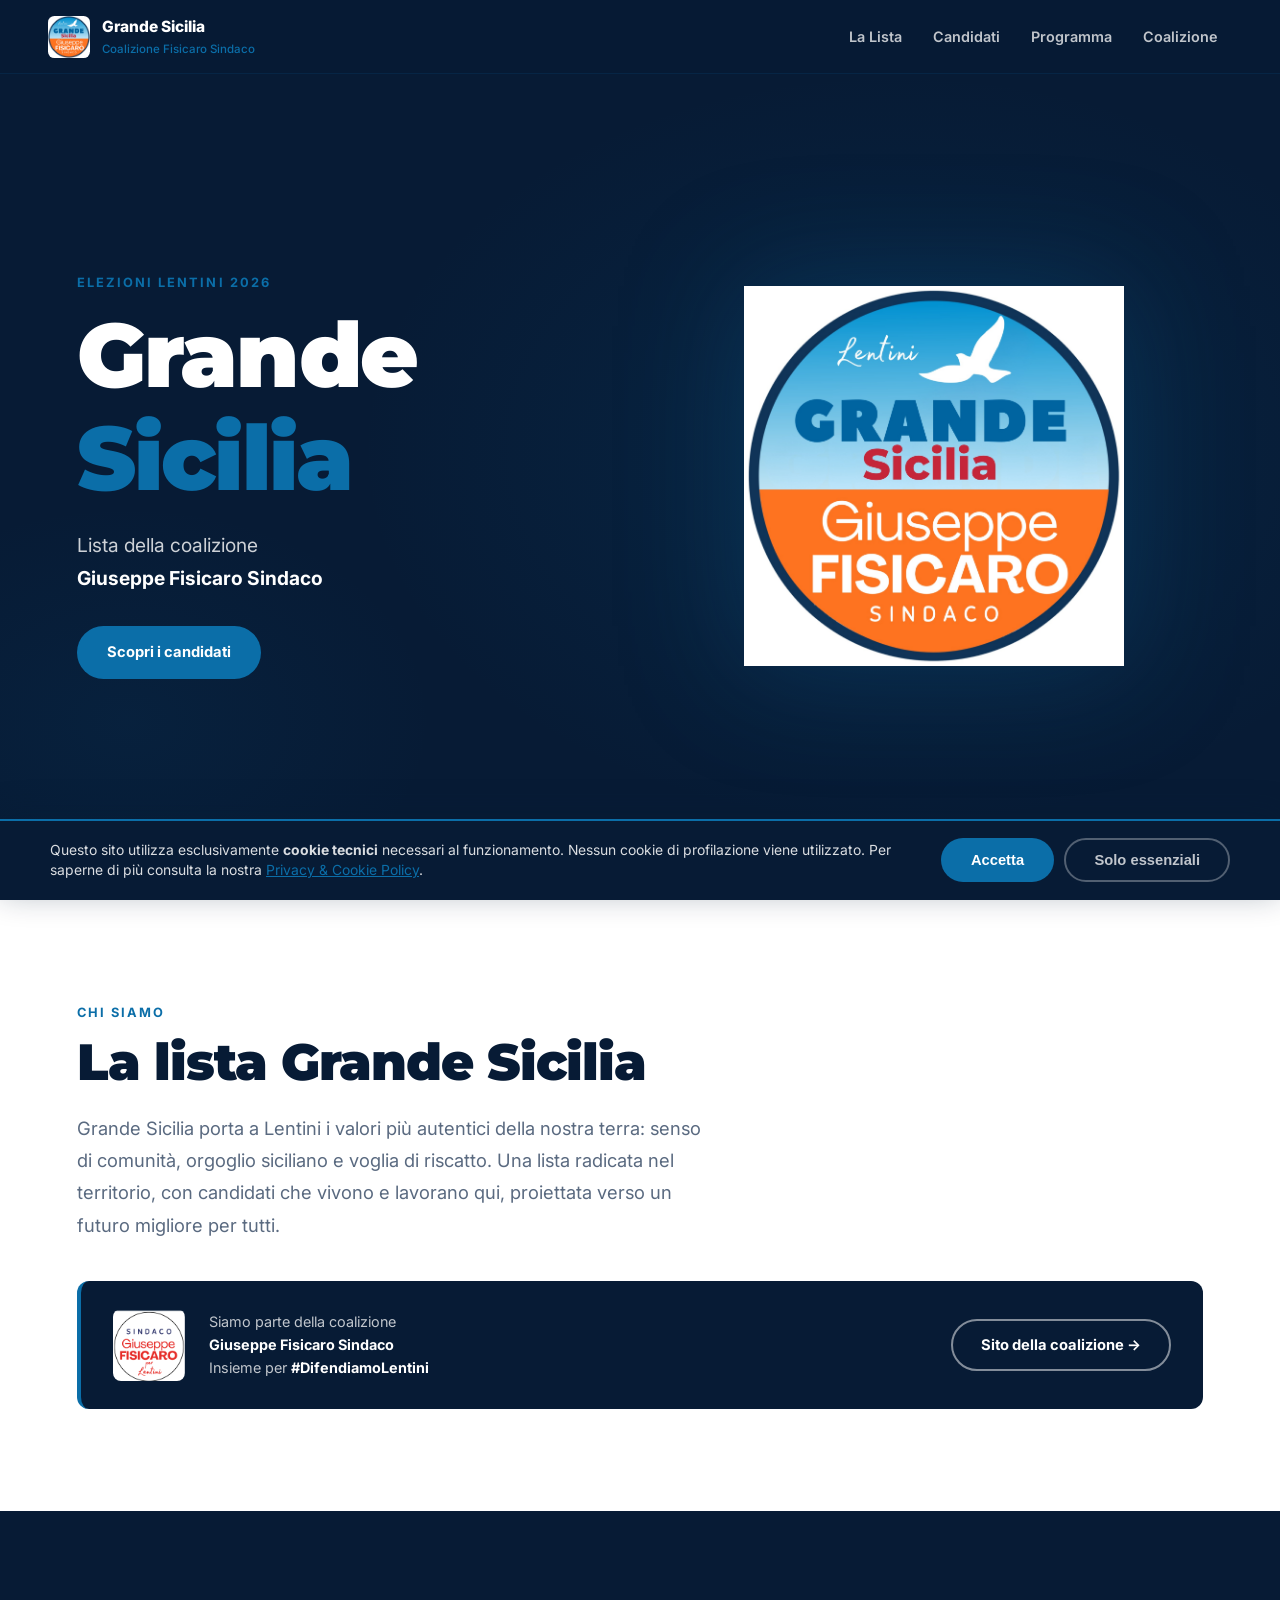
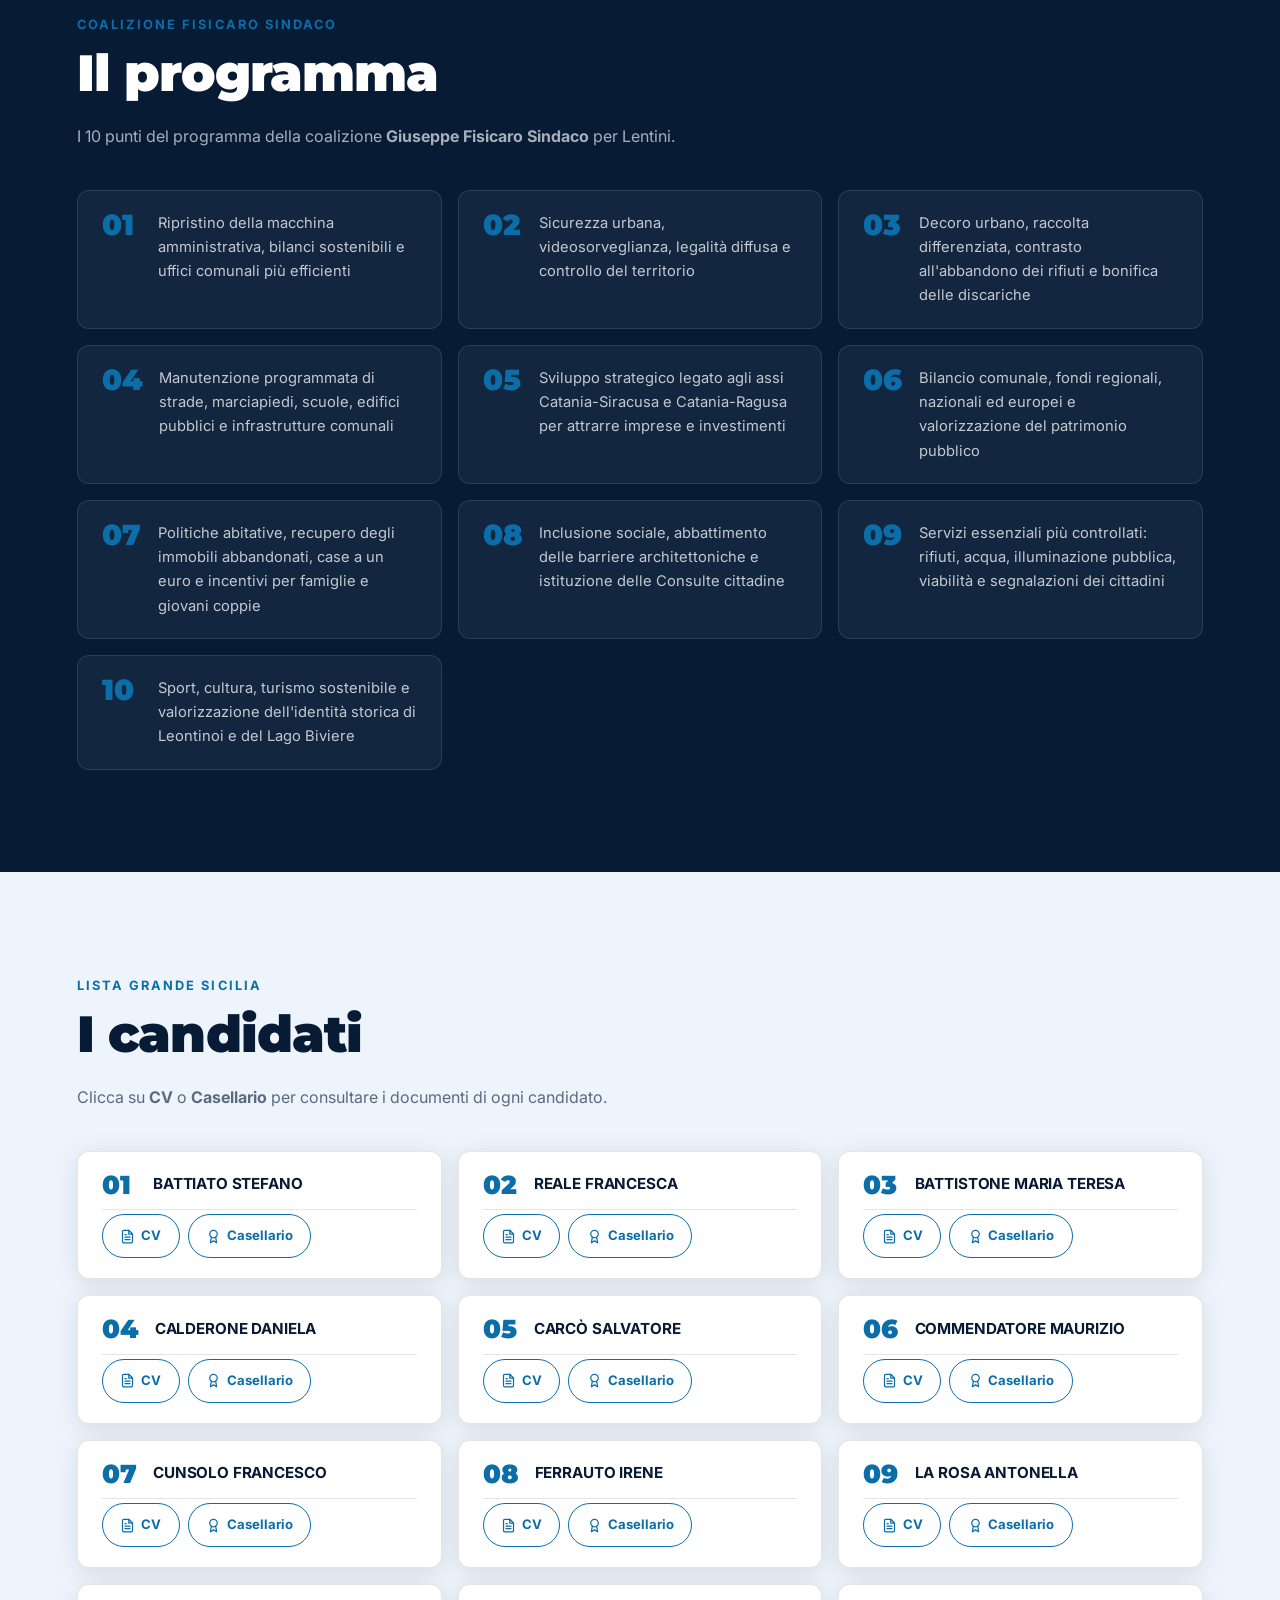
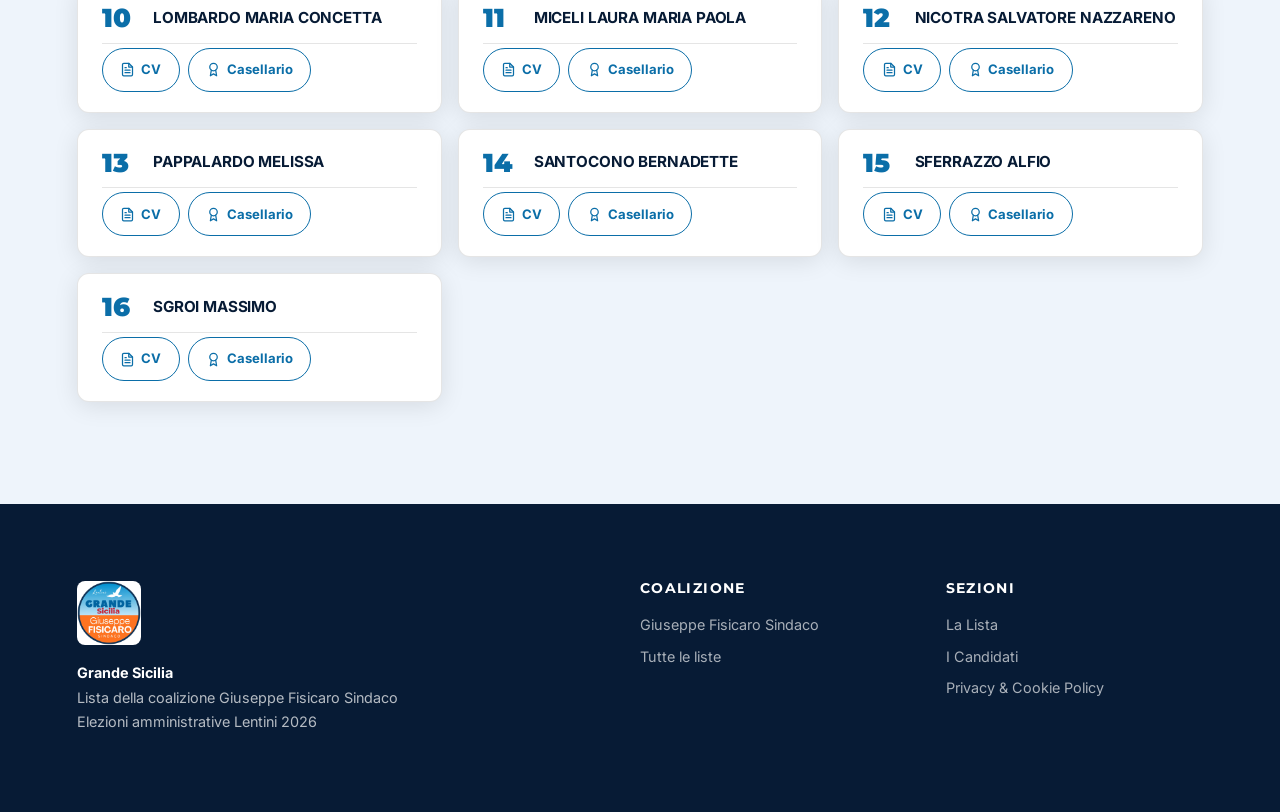
<file: index.html>
<!doctype html>
<html lang="it">
  <head>
    <meta charset="utf-8">
    <meta name="viewport" content="width=device-width, initial-scale=1">
    <title>Grande Sicilia | Coalizione Giuseppe Fisicaro Sindaco</title>
    <meta name="description" content="Grande Sicilia, lista della coalizione Giuseppe Fisicaro Sindaco per le elezioni amministrative di Lentini 2026. Scopri i candidati e i loro documenti.">
    <meta property="og:title" content="Grande Sicilia | Coalizione Giuseppe Fisicaro Sindaco">
    <meta property="og:description" content="Lista della coalizione Giuseppe Fisicaro Sindaco — Elezioni Lentini 2026.">
    <meta property="og:image" content="assets/img/grande-sicilia.jpeg">
    <link rel="preconnect" href="https://fonts.googleapis.com">
    <link rel="preconnect" href="https://fonts.gstatic.com" crossorigin>
    <link href="https://fonts.googleapis.com/css2?family=Inter:wght@400;500;600;700;800&family=Montserrat:wght@700;800;900&display=swap" rel="stylesheet">
    <link rel="stylesheet" href="assets/css/styles.css?v=4">
  </head>
  <body>

    <header class="site-header" data-header>
      <a class="brand" href="#home" aria-label="Grande Sicilia">
        <img src="assets/img/grande-sicilia.jpeg" alt="Logo Grande Sicilia">
        <span>
          <strong>Grande Sicilia</strong>
          <small>Coalizione Fisicaro Sindaco</small>
        </span>
      </a>
      <nav class="main-nav" aria-label="Navigazione principale">
        <a href="#lista">La Lista</a>
        <a href="#candidati">Candidati</a>
        <a href="#programma">Programma</a>
        <a href="#coalizione">Coalizione</a>
      </nav>
      <button class="nav-toggle" data-nav-toggle aria-expanded="false" aria-label="Apri menu">
        <span></span><span></span><span></span>
      </button>
    </header>

    <div class="nav-drawer" data-nav aria-label="Menu mobile">
      <a href="#lista">La Lista</a>
      <a href="#candidati">Candidati</a>
      <a href="#programma">Programma</a>
      <a href="#coalizione">Coalizione</a>
    </div>

    <main>

      <!-- HERO -->
      <section class="hero" id="home">
        <div class="hero-content">
          <p class="eyebrow">Elezioni Lentini 2026</p>
          <h1>Grande<br><em>Sicilia</em></h1>
          <p class="hero-sub">Lista della coalizione<br><strong>Giuseppe Fisicaro Sindaco</strong></p>
          <a class="btn btn-primary" href="#candidati">Scopri i candidati</a>
        </div>
        <div class="hero-logo reveal">
          <img src="assets/img/grande-sicilia.jpeg" alt="Grande Sicilia">
        </div>
      </section>

      <!-- LA LISTA -->
      <section class="section" id="lista">
        <div class="section-inner">
          <p class="eyebrow">Chi siamo</p>
          <h2>La lista Grande Sicilia</h2>
          <p class="section-lead">Grande Sicilia porta a Lentini i valori più autentici della nostra terra: senso di comunità, orgoglio siciliano e voglia di riscatto. Una lista radicata nel territorio, con candidati che vivono e lavorano qui, proiettata verso un futuro migliore per tutti.</p>

          <div class="coalition-badge reveal">
            <img src="assets/img/logo-fisicaro.png" alt="Giuseppe Fisicaro Sindaco">
            <div>
              <p>Siamo parte della coalizione</p>
              <p><strong>Giuseppe Fisicaro Sindaco</strong></p>
              <p>Insieme per <strong>#DifendiamoLentini</strong></p>
            </div>
            <a href="https://giuseppefisicarosindaco.it" class="btn btn-outline" target="_blank" rel="noopener noreferrer">Sito della coalizione →</a>
          </div>
        </div>
      </section>

      <!-- PROGRAMMA -->
      <section class="section section-program" id="programma">
        <div class="section-inner">
          <p class="eyebrow">Coalizione Fisicaro Sindaco</p>
          <h2>Il programma</h2>
          <p class="section-sub">I 10 punti del programma della coalizione <strong>Giuseppe Fisicaro Sindaco</strong> per Lentini.</p>
          <div class="program-grid" data-program-grid></div>
        </div>
      </section>

      <!-- CANDIDATI -->
      <section class="section section-alt" id="candidati">
        <div class="section-inner">
          <p class="eyebrow">Lista Grande Sicilia</p>
          <h2>I candidati</h2>
          <p class="section-sub">Clicca su <strong>CV</strong> o <strong>Casellario</strong> per consultare i documenti di ogni candidato.</p>
          <div class="candidates-grid" data-candidates></div>
        </div>
      </section>

    </main>

    <!-- FOOTER -->
    <footer class="site-footer" id="coalizione">
      <div class="footer-brand">
        <img src="assets/img/grande-sicilia.jpeg" alt="Logo Grande Sicilia">
        <p><strong>Grande Sicilia</strong></p>
        <p>Lista della coalizione Giuseppe Fisicaro Sindaco</p>
        <p>Elezioni amministrative Lentini 2026</p>
      </div>
      <div>
        <h3>Coalizione</h3>
        <a href="https://giuseppefisicarosindaco.it" target="_blank" rel="noopener noreferrer">Giuseppe Fisicaro Sindaco</a>
        <a href="https://giuseppefisicarosindaco.it#coalizione" target="_blank" rel="noopener noreferrer">Tutte le liste</a>
      </div>
      <div>
        <h3>Sezioni</h3>
        <a href="#lista">La Lista</a>
        <a href="#candidati">I Candidati</a>
        <a href="privacy.html">Privacy &amp; Cookie Policy</a>
      </div>
    </footer>

    <script src="assets/js/main.js?v=3" defer></script>
  </body>
</html>
</file>
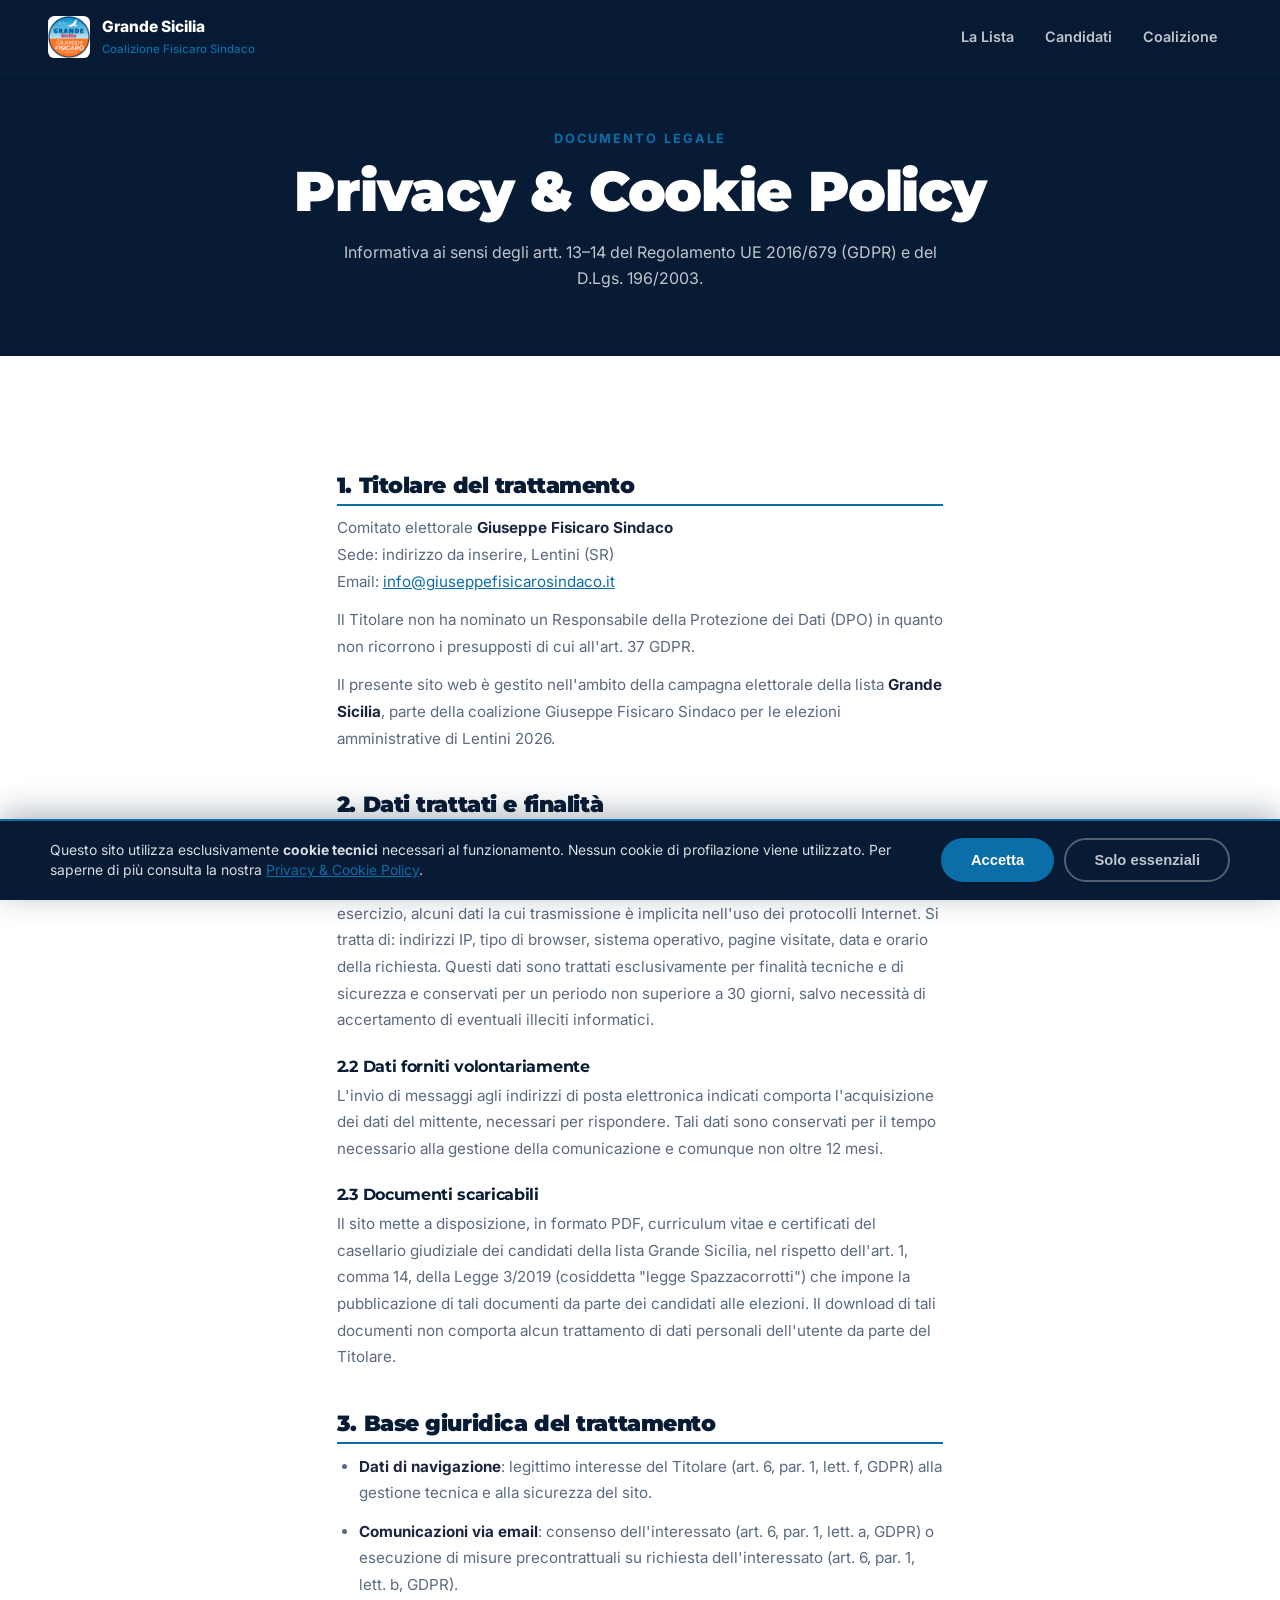
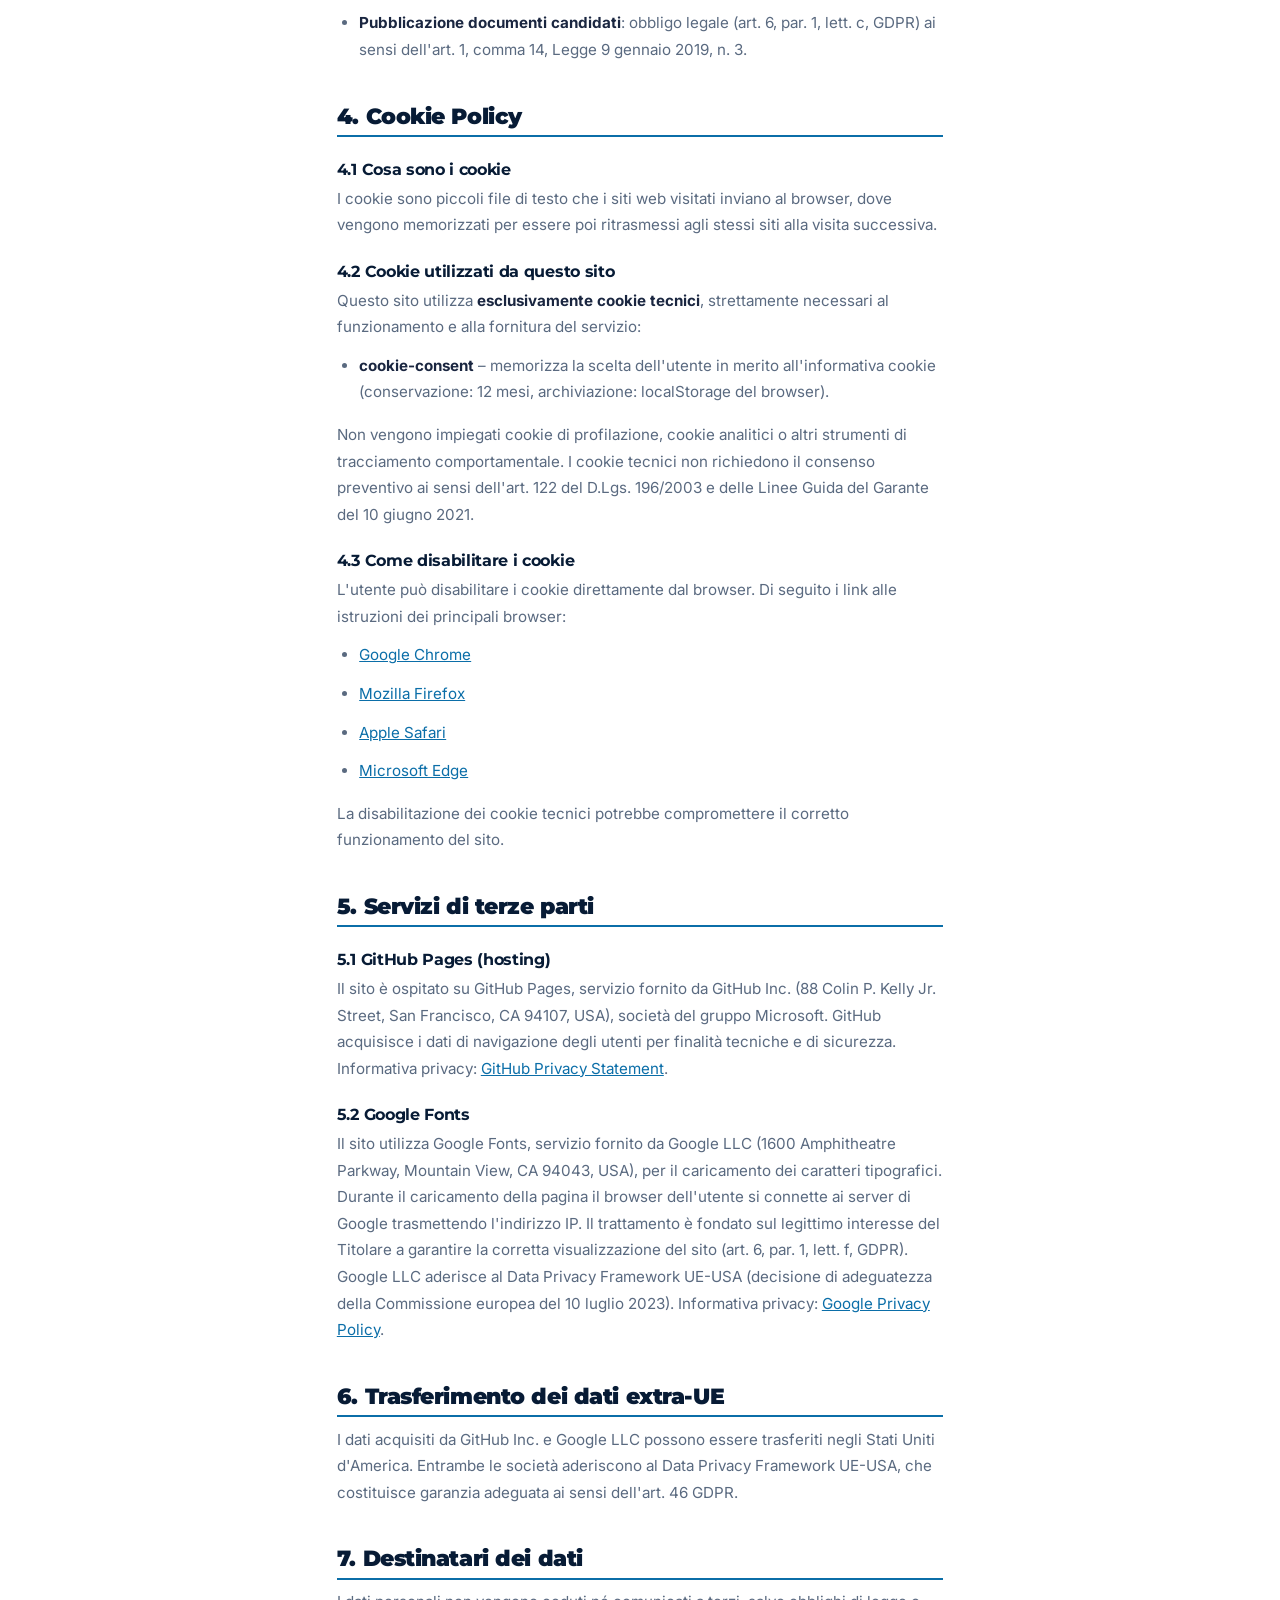
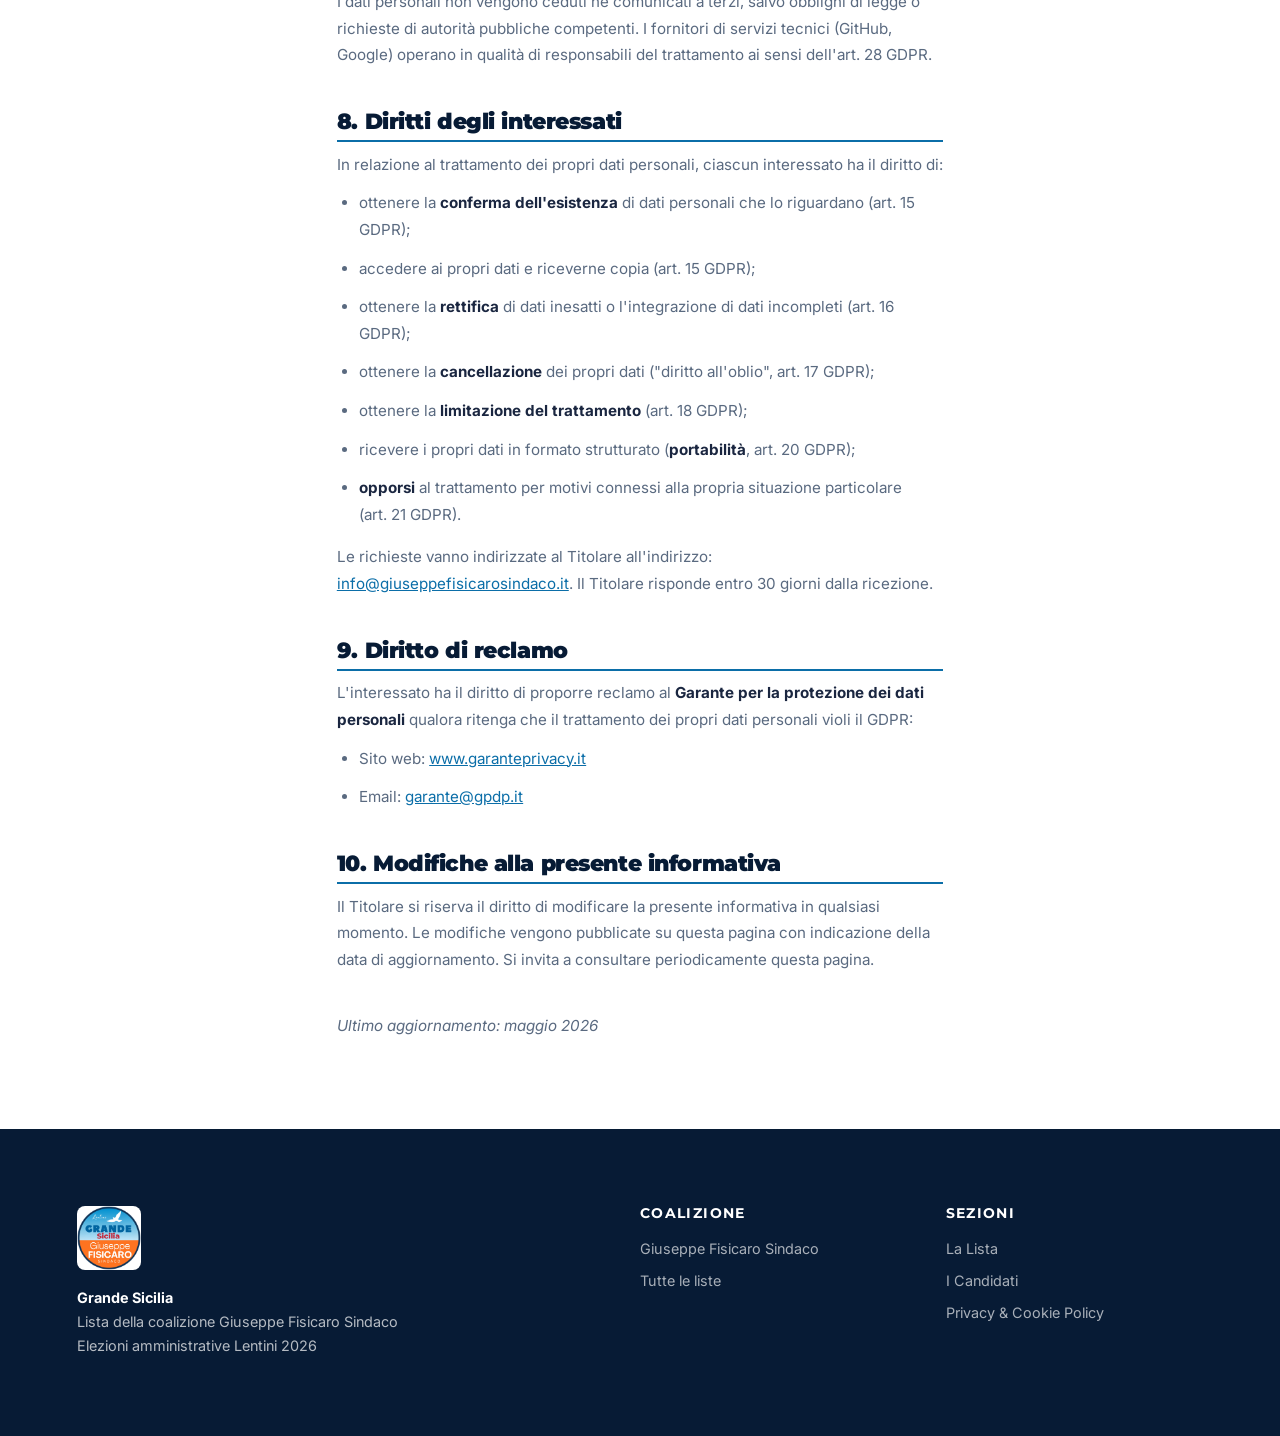
<file: privacy.html>
<!doctype html>
<html lang="it">
  <head>
    <meta charset="utf-8">
    <meta name="viewport" content="width=device-width, initial-scale=1">
    <title>Privacy &amp; Cookie Policy | Grande Sicilia</title>
    <meta name="description" content="Informativa sul trattamento dei dati personali e cookie policy del sito Grande Sicilia, ai sensi del Regolamento UE 2016/679 (GDPR).">
    <meta name="robots" content="noindex">
    <link rel="preconnect" href="https://fonts.googleapis.com">
    <link rel="preconnect" href="https://fonts.gstatic.com" crossorigin>
    <link href="https://fonts.googleapis.com/css2?family=Inter:wght@400;500;600;700;800&family=Montserrat:wght@700;800;900&display=swap" rel="stylesheet">
    <link rel="stylesheet" href="assets/css/styles.css?v=3">
  </head>
  <body>

    <header class="site-header" data-header>
      <a class="brand" href="index.html#home" aria-label="Grande Sicilia">
        <img src="assets/img/grande-sicilia.jpeg" alt="Logo Grande Sicilia">
        <span>
          <strong>Grande Sicilia</strong>
          <small>Coalizione Fisicaro Sindaco</small>
        </span>
      </a>
      <nav class="main-nav" aria-label="Navigazione principale">
        <a href="index.html#lista">La Lista</a>
        <a href="index.html#candidati">Candidati</a>
        <a href="index.html#coalizione">Coalizione</a>
      </nav>
      <button class="nav-toggle" data-nav-toggle aria-expanded="false" aria-label="Apri menu">
        <span></span><span></span><span></span>
      </button>
    </header>

    <div class="nav-drawer" data-nav aria-label="Menu mobile">
      <a href="index.html#lista">La Lista</a>
      <a href="index.html#candidati">Candidati</a>
      <a href="index.html#coalizione">Coalizione</a>
    </div>

    <main>
      <section class="page-hero">
        <p class="eyebrow">Documento legale</p>
        <h1>Privacy &amp; Cookie Policy</h1>
        <p>Informativa ai sensi degli artt.&nbsp;13–14 del Regolamento&nbsp;UE&nbsp;2016/679 (GDPR) e del D.Lgs.&nbsp;196/2003.</p>
      </section>

      <div class="legal-text">

        <h2>1. Titolare del trattamento</h2>
        <p>Comitato elettorale <strong>Giuseppe Fisicaro Sindaco</strong><br>
        Sede: indirizzo da inserire, Lentini (SR)<br>
        Email: <a href="mailto:info@giuseppefisicarosindaco.it">info@giuseppefisicarosindaco.it</a></p>
        <p>Il Titolare non ha nominato un Responsabile della Protezione dei Dati (DPO) in quanto non ricorrono i presupposti di cui all'art.&nbsp;37 GDPR.</p>
        <p>Il presente sito web è gestito nell'ambito della campagna elettorale della lista <strong>Grande Sicilia</strong>, parte della coalizione Giuseppe Fisicaro Sindaco per le elezioni amministrative di Lentini 2026.</p>

        <h2>2. Dati trattati e finalità</h2>

        <h3>2.1 Dati di navigazione</h3>
        <p>I sistemi informatici utilizzati per il funzionamento del sito acquisiscono, nel normale esercizio, alcuni dati la cui trasmissione è implicita nell'uso dei protocolli Internet. Si tratta di: indirizzi IP, tipo di browser, sistema operativo, pagine visitate, data e orario della richiesta. Questi dati sono trattati esclusivamente per finalità tecniche e di sicurezza e conservati per un periodo non superiore a 30 giorni, salvo necessità di accertamento di eventuali illeciti informatici.</p>

        <h3>2.2 Dati forniti volontariamente</h3>
        <p>L'invio di messaggi agli indirizzi di posta elettronica indicati comporta l'acquisizione dei dati del mittente, necessari per rispondere. Tali dati sono conservati per il tempo necessario alla gestione della comunicazione e comunque non oltre 12 mesi.</p>

        <h3>2.3 Documenti scaricabili</h3>
        <p>Il sito mette a disposizione, in formato PDF, curriculum vitae e certificati del casellario giudiziale dei candidati della lista Grande Sicilia, nel rispetto dell'art.&nbsp;1, comma 14, della Legge 3/2019 (cosiddetta "legge Spazzacorrotti") che impone la pubblicazione di tali documenti da parte dei candidati alle elezioni. Il download di tali documenti non comporta alcun trattamento di dati personali dell'utente da parte del Titolare.</p>

        <h2>3. Base giuridica del trattamento</h2>
        <ul>
          <li><strong>Dati di navigazione</strong>: legittimo interesse del Titolare (art.&nbsp;6, par.&nbsp;1, lett.&nbsp;f, GDPR) alla gestione tecnica e alla sicurezza del sito.</li>
          <li><strong>Comunicazioni via email</strong>: consenso dell'interessato (art.&nbsp;6, par.&nbsp;1, lett.&nbsp;a, GDPR) o esecuzione di misure precontrattuali su richiesta dell'interessato (art.&nbsp;6, par.&nbsp;1, lett.&nbsp;b, GDPR).</li>
          <li><strong>Pubblicazione documenti candidati</strong>: obbligo legale (art.&nbsp;6, par.&nbsp;1, lett.&nbsp;c, GDPR) ai sensi dell'art.&nbsp;1, comma 14, Legge 9 gennaio 2019, n.&nbsp;3.</li>
        </ul>

        <h2>4. Cookie Policy</h2>

        <h3>4.1 Cosa sono i cookie</h3>
        <p>I cookie sono piccoli file di testo che i siti web visitati inviano al browser, dove vengono memorizzati per essere poi ritrasmessi agli stessi siti alla visita successiva.</p>

        <h3>4.2 Cookie utilizzati da questo sito</h3>
        <p>Questo sito utilizza <strong>esclusivamente cookie tecnici</strong>, strettamente necessari al funzionamento e alla fornitura del servizio:</p>
        <ul>
          <li><strong>cookie-consent</strong> – memorizza la scelta dell'utente in merito all'informativa cookie (conservazione: 12 mesi, archiviazione: localStorage del browser).</li>
        </ul>
        <p>Non vengono impiegati cookie di profilazione, cookie analitici o altri strumenti di tracciamento comportamentale. I cookie tecnici non richiedono il consenso preventivo ai sensi dell'art.&nbsp;122 del D.Lgs.&nbsp;196/2003 e delle Linee Guida del Garante del 10 giugno 2021.</p>

        <h3>4.3 Come disabilitare i cookie</h3>
        <p>L'utente può disabilitare i cookie direttamente dal browser. Di seguito i link alle istruzioni dei principali browser:</p>
        <ul>
          <li><a href="https://support.google.com/chrome/answer/95647" target="_blank" rel="noopener noreferrer">Google Chrome</a></li>
          <li><a href="https://support.mozilla.org/it/kb/Attivare%20e%20disattivare%20i%20cookie" target="_blank" rel="noopener noreferrer">Mozilla Firefox</a></li>
          <li><a href="https://support.apple.com/it-it/guide/safari/sfri11471/mac" target="_blank" rel="noopener noreferrer">Apple Safari</a></li>
          <li><a href="https://support.microsoft.com/it-it/windows/eliminare-e-gestire-i-cookie-168dab11-0753-043d-7c16-ede5947fc64d" target="_blank" rel="noopener noreferrer">Microsoft Edge</a></li>
        </ul>
        <p>La disabilitazione dei cookie tecnici potrebbe compromettere il corretto funzionamento del sito.</p>

        <h2>5. Servizi di terze parti</h2>

        <h3>5.1 GitHub Pages (hosting)</h3>
        <p>Il sito è ospitato su GitHub Pages, servizio fornito da GitHub Inc. (88 Colin P. Kelly Jr. Street, San Francisco, CA 94107, USA), società del gruppo Microsoft. GitHub acquisisce i dati di navigazione degli utenti per finalità tecniche e di sicurezza. Informativa privacy: <a href="https://docs.github.com/it/site-policy/privacy-policies/github-general-privacy-statement" target="_blank" rel="noopener noreferrer">GitHub Privacy Statement</a>.</p>

        <h3>5.2 Google Fonts</h3>
        <p>Il sito utilizza Google Fonts, servizio fornito da Google LLC (1600 Amphitheatre Parkway, Mountain View, CA 94043, USA), per il caricamento dei caratteri tipografici. Durante il caricamento della pagina il browser dell'utente si connette ai server di Google trasmettendo l'indirizzo IP. Il trattamento è fondato sul legittimo interesse del Titolare a garantire la corretta visualizzazione del sito (art.&nbsp;6, par.&nbsp;1, lett.&nbsp;f, GDPR). Google LLC aderisce al Data Privacy Framework UE-USA (decisione di adeguatezza della Commissione europea del 10 luglio 2023). Informativa privacy: <a href="https://policies.google.com/privacy" target="_blank" rel="noopener noreferrer">Google Privacy Policy</a>.</p>

        <h2>6. Trasferimento dei dati extra-UE</h2>
        <p>I dati acquisiti da GitHub Inc. e Google LLC possono essere trasferiti negli Stati Uniti d'America. Entrambe le società aderiscono al Data Privacy Framework UE-USA, che costituisce garanzia adeguata ai sensi dell'art.&nbsp;46 GDPR.</p>

        <h2>7. Destinatari dei dati</h2>
        <p>I dati personali non vengono ceduti né comunicati a terzi, salvo obblighi di legge o richieste di autorità pubbliche competenti. I fornitori di servizi tecnici (GitHub, Google) operano in qualità di responsabili del trattamento ai sensi dell'art.&nbsp;28 GDPR.</p>

        <h2>8. Diritti degli interessati</h2>
        <p>In relazione al trattamento dei propri dati personali, ciascun interessato ha il diritto di:</p>
        <ul>
          <li>ottenere la <strong>conferma dell'esistenza</strong> di dati personali che lo riguardano (art.&nbsp;15 GDPR);</li>
          <li>accedere ai propri dati e riceverne copia (art.&nbsp;15 GDPR);</li>
          <li>ottenere la <strong>rettifica</strong> di dati inesatti o l'integrazione di dati incompleti (art.&nbsp;16 GDPR);</li>
          <li>ottenere la <strong>cancellazione</strong> dei propri dati ("diritto all'oblio", art.&nbsp;17 GDPR);</li>
          <li>ottenere la <strong>limitazione del trattamento</strong> (art.&nbsp;18 GDPR);</li>
          <li>ricevere i propri dati in formato strutturato (<strong>portabilità</strong>, art.&nbsp;20 GDPR);</li>
          <li><strong>opporsi</strong> al trattamento per motivi connessi alla propria situazione particolare (art.&nbsp;21 GDPR).</li>
        </ul>
        <p>Le richieste vanno indirizzate al Titolare all'indirizzo: <a href="mailto:info@giuseppefisicarosindaco.it">info@giuseppefisicarosindaco.it</a>. Il Titolare risponde entro 30 giorni dalla ricezione.</p>

        <h2>9. Diritto di reclamo</h2>
        <p>L'interessato ha il diritto di proporre reclamo al <strong>Garante per la protezione dei dati personali</strong> qualora ritenga che il trattamento dei propri dati personali violi il GDPR:</p>
        <ul>
          <li>Sito web: <a href="https://www.garanteprivacy.it" target="_blank" rel="noopener noreferrer">www.garanteprivacy.it</a></li>
          <li>Email: <a href="mailto:garante@gpdp.it">garante@gpdp.it</a></li>
        </ul>

        <h2>10. Modifiche alla presente informativa</h2>
        <p>Il Titolare si riserva il diritto di modificare la presente informativa in qualsiasi momento. Le modifiche vengono pubblicate su questa pagina con indicazione della data di aggiornamento. Si invita a consultare periodicamente questa pagina.</p>

        <p class="legal-meta">Ultimo aggiornamento: maggio 2026</p>

      </div>
    </main>

    <footer class="site-footer" id="coalizione">
      <div class="footer-brand">
        <img src="assets/img/grande-sicilia.jpeg" alt="Logo Grande Sicilia">
        <p><strong>Grande Sicilia</strong></p>
        <p>Lista della coalizione Giuseppe Fisicaro Sindaco</p>
        <p>Elezioni amministrative Lentini 2026</p>
      </div>
      <div>
        <h3>Coalizione</h3>
        <a href="https://giuseppefisicarosindaco.it" target="_blank" rel="noopener noreferrer">Giuseppe Fisicaro Sindaco</a>
        <a href="https://giuseppefisicarosindaco.it#coalizione" target="_blank" rel="noopener noreferrer">Tutte le liste</a>
      </div>
      <div>
        <h3>Sezioni</h3>
        <a href="index.html#lista">La Lista</a>
        <a href="index.html#candidati">I Candidati</a>
        <a href="privacy.html">Privacy &amp; Cookie Policy</a>
      </div>
    </footer>

    <script src="assets/js/main.js?v=2" defer></script>
  </body>
</html>
</file>
<file: assets/css/styles.css>
/* ============================================================
   LENTINI GIOVANE — Stylesheet
   ============================================================ */

/* ---------- Variables ---------- */
:root {
  --primary:      #0b6ea8;
  --primary-dark: #084f78;
  --primary-light:#eef4fb;
  --navy:         #071b35;
  --navy-mid:     #0f2d54;
  --white:        #ffffff;
  --text:         #1a2640;
  --text-muted:   #5a6a80;
  --border:       rgba(0,0,0,.10);
  --container:    1180px;
  --radius:       .75rem;
  --shadow:       0 4px 24px rgba(0,0,0,.10);
}

/* ---------- Reset / Base ---------- */
*, *::before, *::after { box-sizing: border-box; margin: 0; padding: 0; }

html { scroll-behavior: smooth; -webkit-text-size-adjust: 100%; }

body {
  font-family: 'Inter', system-ui, sans-serif;
  font-size: 1rem;
  line-height: 1.65;
  color: var(--text);
  background: var(--white);
  overflow-x: hidden;
}

img { display: block; max-width: 100%; height: auto; }
a   { color: var(--primary); text-decoration: none; }
a:hover { text-decoration: underline; }

/* ---------- Typography ---------- */
h1, h2, h3, h4 {
  font-family: 'Montserrat', 'Inter', sans-serif;
  font-weight: 900;
  line-height: 1.15;
  letter-spacing: -.02em;
  color: var(--navy);
}

h1 { font-size: clamp(2.8rem, 7vw, 6rem); }
h2 { font-size: clamp(2rem, 4.5vw, 3.2rem); }
h3 { font-size: 1.2rem; font-weight: 700; }

.eyebrow {
  font-size: .8rem;
  font-weight: 700;
  letter-spacing: .16em;
  text-transform: uppercase;
  color: var(--primary);
  margin-bottom: .6rem;
}

/* ---------- Buttons ---------- */
.btn {
  display: inline-flex;
  align-items: center;
  justify-content: center;
  gap: .45rem;
  padding: .75rem 1.75rem;
  min-height: 44px;
  border-radius: 99px;
  font-weight: 700;
  font-size: .92rem;
  cursor: pointer;
  border: 2px solid transparent;
  transition: background .2s, color .2s, border-color .2s, transform .15s;
  text-decoration: none;
  white-space: nowrap;
  -webkit-tap-highlight-color: transparent;
}
.btn:hover { transform: translateY(-2px); text-decoration: none; }

.btn-primary  { background: var(--primary); color: var(--white); }
.btn-primary:hover { background: var(--primary-dark); }

.btn-outline  { background: transparent; color: var(--white); border-color: rgba(255,255,255,.5); }
.btn-outline:hover { background: rgba(255,255,255,.12); border-color: var(--white); }

.btn-doc {
  display: inline-flex;
  align-items: center;
  justify-content: center;
  gap: .35rem;
  padding: .5rem 1.1rem;
  min-height: 44px;
  border-radius: 99px;
  font-size: .82rem;
  font-weight: 700;
  border: 1.5px solid var(--primary);
  color: var(--primary);
  background: transparent;
  transition: background .18s, color .18s;
  text-decoration: none;
  -webkit-tap-highlight-color: transparent;
}
.btn-doc:hover { background: var(--primary); color: var(--white); text-decoration: none; }

.btn-doc svg { width: 15px; height: 15px; flex-shrink: 0; }

/* ---------- Header ---------- */
.site-header {
  position: fixed;
  top: 0; left: 0; right: 0;
  z-index: 100;
  display: flex;
  align-items: center;
  justify-content: space-between;
  gap: 1.5rem;
  padding: .9rem clamp(1rem, 5vw, 3rem);
  background: rgba(7,27,53,.96);
  backdrop-filter: blur(10px);
  border-bottom: 1px solid rgba(11,110,168,.15);
  transition: box-shadow .25s;
}
.site-header.scrolled { box-shadow: 0 2px 20px rgba(0,0,0,.3); }

.brand {
  display: flex;
  align-items: center;
  gap: .75rem;
  color: var(--white);
  text-decoration: none;
  flex-shrink: 0;
}
.brand:hover { text-decoration: none; }
.brand img { width: 42px; height: 42px; object-fit: contain; border-radius: .4rem; }
.brand strong { display: block; font-size: .97rem; font-weight: 800; color: var(--white); }
.brand small  { display: block; font-size: .72rem; color: var(--primary); font-weight: 500; }

.main-nav {
  display: flex;
  align-items: center;
  gap: .25rem;
}
.main-nav a {
  color: rgba(255,255,255,.75);
  font-size: .9rem;
  font-weight: 600;
  padding: .45rem .85rem;
  border-radius: 99px;
  transition: color .15s, background .15s;
  text-decoration: none;
}
.main-nav a:hover { color: var(--white); background: rgba(11,110,168,.15); }

/* ---------- Nav Toggle (mobile) ---------- */
.nav-toggle {
  display: none;
  flex-direction: column;
  justify-content: center;
  gap: 5px;
  width: 44px; height: 44px;
  border: none;
  background: transparent;
  cursor: pointer;
  padding: .25rem;
  -webkit-tap-highlight-color: transparent;
}
.nav-toggle span {
  display: block;
  height: 2px;
  background: var(--white);
  border-radius: 2px;
  transition: transform .25s, opacity .25s;
}
.nav-toggle[aria-expanded="true"] span:nth-child(1) { transform: translateY(7px) rotate(45deg); }
.nav-toggle[aria-expanded="true"] span:nth-child(2) { opacity: 0; }
.nav-toggle[aria-expanded="true"] span:nth-child(3) { transform: translateY(-7px) rotate(-45deg); }

/* ---------- Nav Drawer ---------- */
.nav-drawer {
  display: none;
  position: fixed;
  top: 65px; left: 0; right: 0;
  z-index: 99;
  background: var(--navy);
  border-bottom: 2px solid var(--primary);
  flex-direction: column;
  padding: .75rem 1rem 1rem;
  gap: .25rem;
  transform: translateY(-8px);
  opacity: 0;
  transition: transform .25s, opacity .25s;
  pointer-events: none;
}
.nav-drawer.is-open {
  opacity: 1;
  transform: translateY(0);
  pointer-events: all;
}
.nav-drawer a {
  color: rgba(255,255,255,.85);
  font-weight: 600;
  padding: .85rem 1rem;
  min-height: 44px;
  border-radius: .5rem;
  transition: background .15s, color .15s;
  text-decoration: none;
  display: flex;
  align-items: center;
  -webkit-tap-highlight-color: transparent;
}
.nav-drawer a:hover { background: rgba(11,110,168,.15); color: var(--white); }

body.is-nav-open { overflow: hidden; }

/* ---------- Hero ---------- */
.hero {
  min-height: 100svh;
  background: var(--navy);
  display: grid;
  grid-template-columns: 1fr 1fr;
  align-items: center;
  gap: 3rem;
  padding: clamp(6rem, 10vw, 9rem) clamp(1.5rem, 6vw, 5rem) clamp(3rem, 6vw, 5rem);
  position: relative;
  overflow: hidden;
}

.hero::before {
  content: '';
  position: absolute;
  inset: 0;
  background:
    radial-gradient(ellipse 60% 60% at 70% 50%, rgba(11,110,168,.12) 0%, transparent 70%),
    radial-gradient(ellipse 40% 40% at 10% 80%, rgba(11,110,168,.07) 0%, transparent 60%);
  pointer-events: none;
}

.hero-content {
  position: relative;
  z-index: 1;
}
.hero-content .eyebrow { color: var(--primary); }

.hero-content h1 {
  color: var(--white);
  margin-bottom: 1.25rem;
}
.hero-content h1 em {
  font-style: normal;
  color: var(--primary);
}

.hero-sub {
  color: rgba(255,255,255,.80);
  font-size: clamp(1rem, 2vw, 1.2rem);
  line-height: 1.7;
  margin-bottom: 2rem;
}
.hero-sub strong { color: var(--white); }
.hero-sub .hashtag {
  display: inline-block;
  margin-top: .3rem;
  color: var(--primary);
  font-weight: 700;
  font-size: 1.05em;
}

.hero-logo {
  display: flex;
  align-items: center;
  justify-content: center;
  position: relative;
  z-index: 1;
}
.hero-logo img {
  width: clamp(200px, 40vw, 380px);
  filter: drop-shadow(0 0 60px rgba(11,110,168,.25));
  animation: float 5s ease-in-out infinite;
}

@keyframes float {
  0%, 100% { transform: translateY(0); }
  50%       { transform: translateY(-12px); }
}

/* ---------- Section ---------- */
.section {
  padding: clamp(4rem, 8vw, 7rem) clamp(1.5rem, 6vw, 5rem);
}
.section-alt { background: var(--primary-light); }

.section-inner {
  max-width: var(--container);
  margin-inline: auto;
}
.section-inner h2 { margin-bottom: 1.25rem; }

.section-lead {
  font-size: clamp(1rem, 2vw, 1.15rem);
  color: var(--text-muted);
  max-width: 640px;
  line-height: 1.75;
  margin-bottom: 2.5rem;
}
.section-sub {
  color: var(--text-muted);
  margin-bottom: 2.5rem;
}

/* ---------- Coalition Badge ---------- */
.coalition-badge {
  display: flex;
  align-items: center;
  gap: 1.5rem;
  background: var(--navy);
  color: var(--white);
  padding: 1.75rem 2rem;
  border-radius: var(--radius);
  flex-wrap: wrap;
  border-left: 4px solid var(--primary);
}
.coalition-badge img {
  width: 72px;
  height: 72px;
  object-fit: contain;
  border-radius: .5rem;
  flex-shrink: 0;
}
.coalition-badge > div { flex: 1; min-width: 200px; }
.coalition-badge p { color: rgba(255,255,255,.75); font-size: .9rem; line-height: 1.6; }
.coalition-badge p strong { color: var(--white); }

/* ---------- Candidates Grid ---------- */
.candidates-grid {
  display: grid;
  grid-template-columns: repeat(auto-fill, minmax(280px, 1fr));
  gap: 1rem;
}

.candidate-card {
  background: var(--white);
  border-radius: var(--radius);
  padding: 1.25rem 1.5rem;
  display: flex;
  flex-direction: column;
  gap: .75rem;
  box-shadow: var(--shadow);
  border: 1.5px solid var(--border);
  transition: transform .2s, box-shadow .2s;
}
.candidate-card:hover {
  transform: translateY(-3px);
  box-shadow: 0 8px 32px rgba(11,110,168,.12);
  border-color: rgba(11,110,168,.3);
}

.candidate-top {
  display: flex;
  align-items: center;
  gap: 1rem;
}
.candidate-num {
  font-family: 'Montserrat', sans-serif;
  font-size: 1.6rem;
  font-weight: 900;
  color: var(--primary);
  line-height: 1;
  flex-shrink: 0;
  min-width: 2.2rem;
}
.candidate-name {
  font-weight: 700;
  font-size: .95rem;
  color: var(--navy);
  line-height: 1.35;
  letter-spacing: -.01em;
}

.candidate-docs {
  display: flex;
  gap: .5rem;
  flex-wrap: wrap;
  padding-top: .25rem;
  border-top: 1px solid var(--border);
}
.candidate-docs:empty { display: none; }

/* ---------- Footer ---------- */
.site-footer {
  background: var(--navy);
  color: rgba(255,255,255,.70);
  padding: clamp(3rem, 6vw, 5rem) clamp(1.5rem, 6vw, 5rem);
  display: grid;
  grid-template-columns: 2fr 1fr 1fr;
  gap: 3rem;
  max-width: 100%;
}

.footer-brand img {
  width: 64px;
  height: 64px;
  object-fit: contain;
  border-radius: .5rem;
  margin-bottom: 1rem;
}
.footer-brand p { font-size: .9rem; line-height: 1.7; }
.footer-brand p strong { color: var(--white); }

.site-footer h3 {
  color: var(--white);
  font-size: .85rem;
  font-weight: 700;
  letter-spacing: .1em;
  text-transform: uppercase;
  margin-bottom: 1rem;
}
.site-footer a {
  display: block;
  color: rgba(255,255,255,.65);
  font-size: .9rem;
  margin-bottom: .5rem;
  transition: color .15s;
}
.site-footer a:hover { color: var(--primary); text-decoration: none; }

/* ---------- Reveal animation ---------- */
.reveal {
  opacity: 0;
  transform: translateY(24px);
  transition: opacity .55s ease, transform .55s ease;
}
.reveal.is-visible {
  opacity: 1;
  transform: translateY(0);
}

/* ---------- Responsive ---------- */

/* Tablet / small desktop */
@media (max-width: 900px) {
  .hero {
    grid-template-columns: 1fr;
    min-height: auto;
    padding-top: 6rem;
    padding-bottom: 3.5rem;
    text-align: center;
    gap: 2rem;
  }
  .hero-logo { order: -1; }
  .hero-logo img {
    width: clamp(130px, 42vw, 200px);
    animation: none; /* stop float on tablet/mobile — save battery */
  }
  .hero-sub { margin-inline: auto; max-width: 480px; }
  .hero-content .btn { margin-inline: auto; }

  .site-footer { grid-template-columns: 1fr 1fr; }
  .footer-brand { grid-column: 1 / -1; }
}

/* Mobile nav */
@media (max-width: 760px) {
  .main-nav { display: none; }
  .nav-toggle { display: flex; }
  .nav-drawer { display: flex; }

  /* Brand: hide subtitle on very small screens to avoid overflow */
  .brand small { display: none; }

  .site-footer { grid-template-columns: 1fr; gap: 2rem; }

  /* Candidates: 2 columns on medium mobile */
  .candidates-grid {
    grid-template-columns: repeat(auto-fill, minmax(240px, 1fr));
  }

  /* Coalition badge: stack on mobile */
  .coalition-badge {
    flex-direction: column;
    text-align: center;
    align-items: center;
    border-left: none;
    border-top: 4px solid var(--primary);
    padding: 1.5rem;
  }
  .coalition-badge > div { min-width: unset; text-align: center; }
}

/* Small mobile (iPhone SE, 375px etc.) */
@media (max-width: 480px) {
  .candidates-grid { grid-template-columns: 1fr; }

  /* Doc buttons full-width on small screens */
  .candidate-docs {
    flex-direction: column;
    gap: .4rem;
  }
  .candidate-docs .btn-doc {
    width: 100%;
    justify-content: center;
  }

  /* Hero tighter on small phones */
  .hero { padding-top: 5.5rem; gap: 1.5rem; }
  .hero-logo img { width: clamp(110px, 38vw, 160px); }

  /* Section padding tighter */
  .section { padding-top: 3rem; padding-bottom: 3rem; }
}

/* Safe area insets — iPhone con notch/Dynamic Island */
@supports (padding: max(0px)) {
  .site-header {
    padding-left: max(clamp(1rem, 5vw, 3rem), env(safe-area-inset-left));
    padding-right: max(clamp(1rem, 5vw, 3rem), env(safe-area-inset-right));
  }
  .cookie-banner {
    padding-bottom: max(1.1rem, calc(env(safe-area-inset-bottom) + .75rem));
    padding-left: max(clamp(1rem, 5vw, 3rem), env(safe-area-inset-left));
    padding-right: max(clamp(1rem, 5vw, 3rem), env(safe-area-inset-right));
  }
  .hero, .section, .site-footer {
    padding-left: max(clamp(1.5rem, 6vw, 5rem), env(safe-area-inset-left));
    padding-right: max(clamp(1.5rem, 6vw, 5rem), env(safe-area-inset-right));
  }
}

/* Disable sticky hover on touch devices */
@media (hover: none) {
  .btn:hover { transform: none; }
  .candidate-card:hover {
    transform: none;
    box-shadow: var(--shadow);
    border-color: var(--border);
  }
}

/* ---------- Cookie Banner ---------- */
.cookie-banner {
  position: fixed;
  bottom: 0; left: 0; right: 0;
  z-index: 9999;
  background: var(--navy);
  border-top: 2px solid var(--primary);
  color: var(--white);
  padding: 1.1rem clamp(1rem, 5vw, 3rem);
  box-shadow: 0 -6px 32px rgba(7,27,53,.32);
}
.cookie-banner-inner {
  display: flex;
  align-items: center;
  justify-content: space-between;
  gap: 1.25rem;
  max-width: var(--container);
  margin-inline: auto;
  flex-wrap: wrap;
}
.cookie-banner p {
  flex: 1;
  min-width: 220px;
  margin: 0;
  font-size: .87rem;
  line-height: 1.5;
  color: rgba(255,255,255,.85);
}
.cookie-banner p a { color: var(--primary); text-decoration: underline; }
.cookie-banner-actions { display: flex; gap: .65rem; flex-shrink: 0; }

.btn-secondary {
  background: transparent;
  color: rgba(255,255,255,.75);
  border-color: rgba(255,255,255,.3);
}
.btn-secondary:hover {
  background: rgba(255,255,255,.08);
  color: var(--white);
  border-color: rgba(255,255,255,.6);
}

/* ---------- Legal text (privacy.html) ---------- */
.page-hero {
  background: var(--navy);
  padding: clamp(6rem, 10vw, 9rem) clamp(1.5rem, 6vw, 5rem) clamp(3rem, 5vw, 5rem);
  text-align: center;
}
.page-hero .eyebrow { color: var(--primary); }
.page-hero h1 { color: var(--white); margin-bottom: 1rem; font-size: clamp(2rem, 5vw, 3.5rem); }
.page-hero p { color: rgba(255,255,255,.75); max-width: 640px; margin-inline: auto; }

.legal-text {
  max-width: 760px;
  margin-inline: auto;
  padding: clamp(3rem, 6vw, 5rem) clamp(1.5rem, 6vw, 5rem);
}
.legal-text h2 {
  font-size: 1.35rem;
  color: var(--navy);
  margin-top: 2.5rem;
  margin-bottom: .6rem;
  padding-bottom: .4rem;
  border-bottom: 2px solid var(--primary);
}
.legal-text h3 {
  font-size: 1rem;
  color: var(--navy);
  margin-top: 1.5rem;
  margin-bottom: .4rem;
}
.legal-text p, .legal-text li {
  font-size: .95rem;
  color: var(--text-muted);
  line-height: 1.75;
  margin-bottom: .75rem;
}
.legal-text ul, .legal-text ol {
  padding-left: 1.4rem;
  margin-bottom: 1rem;
}
.legal-text a { color: var(--primary); text-decoration: underline; }
.legal-text strong { color: var(--text); }
.legal-meta {
  margin-top: 2.5rem;
  font-size: .82rem;
  color: var(--text-muted);
  font-style: italic;
}

/* ---------- Responsive additions ---------- */
@media (max-width: 580px) {
  .cookie-banner-actions { width: 100%; }
  .cookie-banner-actions .btn { flex: 1; text-align: center; justify-content: center; }
}

@media (prefers-reduced-motion: reduce) {
  .reveal { opacity: 1; transform: none; transition: none; }
  .hero-logo img { animation: none; }
}

/* ---------- Program ---------- */
.section-program { background: var(--navy); }
.section-program .eyebrow { color: var(--primary); }
.section-program h2 { color: var(--white); }
.section-program .section-sub { color: rgba(255,255,255,.65); }

.program-grid {
  display: grid;
  grid-template-columns: repeat(auto-fill, minmax(280px, 1fr));
  gap: 1rem;
  margin-top: 1.5rem;
}
.program-item {
  background: rgba(255,255,255,.05);
  border: 1.5px solid rgba(255,255,255,.10);
  border-radius: var(--radius);
  padding: 1.25rem 1.5rem;
  display: flex;
  gap: 1rem;
  align-items: flex-start;
  transition: background .2s, border-color .2s;
}
.program-item:hover {
  background: rgba(255,255,255,.08);
  border-color: rgba(255,255,255,.2);
}
.program-item span {
  font-family: 'Montserrat', sans-serif;
  font-size: 1.8rem;
  font-weight: 900;
  color: var(--primary);
  line-height: 1;
  flex-shrink: 0;
  min-width: 2.5rem;
}
.program-item p {
  font-size: .92rem;
  color: rgba(255,255,255,.75);
  line-height: 1.65;
  margin: 0;
}

@media (max-width: 480px) {
  .program-grid { grid-template-columns: 1fr; }
}
</file>
